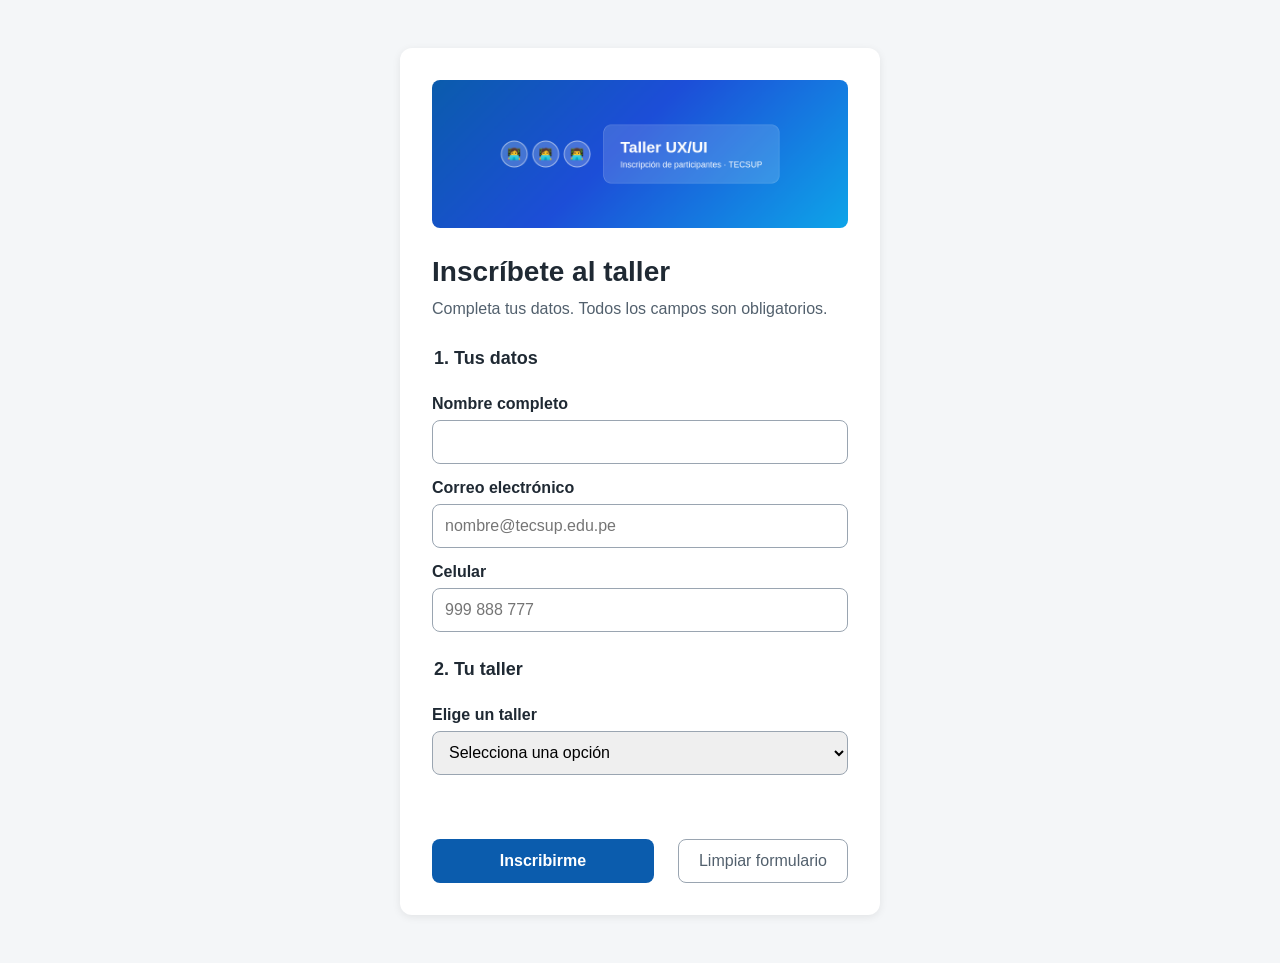
<file: index.html>
<!DOCTYPE html>
<html lang="es">
<head>
<meta charset="UTF-8">
<meta name="viewport" content="width=device-width, initial-scale=1.0">
<title>Inscripción al taller</title>
<link rel="stylesheet" href="estilos.css">
</head>
<body>
<main class="tarjeta">
<img src="img/banner.png" alt="Estudiantes programando en el laboratorio">
<h1>Inscríbete al taller</h1>
<p class="ayuda">Completa tus datos. Todos los campos son obligatorios.</p>
<form id="formulario" novalidate>
<fieldset>
<legend>1. Tus datos</legend>
<label for="nombre">Nombre completo</label>
<input id="nombre" type="text" autocomplete="name" required>
<label for="correo">Correo electrónico</label>
<input id="correo" type="email" autocomplete="email"
placeholder="nombre@tecsup.edu.pe" required>
<label for="telefono">Celular</label>
<input id="telefono" type="tel" placeholder="999 888 777" required>
</fieldset>
<fieldset>
<legend>2. Tu taller</legend>
<label for="taller">Elige un taller</label>
<select id="taller" required>
<option value="">Selecciona una opción</option>
<optgroup label="Control de versiones">
<option>Git</option> <option>GitHub</option> <option>Markdown</option>
</optgroup>
<optgroup label="Desarrollo web">
<option>HTML</option> <option>CSS</option> <option>JavaScript</option>
<option>React</option> <option>Node.js</option> <option>APIs</option>
</optgroup>
<optgroup label="Diseño y calidad">
<option>Figma</option> <option>Accesibilidad</option> <option>Testing</option>
</optgroup>
</select>
</fieldset>
<p id="mensaje" class="mensaje" role="status"></p>
<div class="acciones">
<button type="submit" class="boton-principal">Inscribirme</button>
<button type="reset" class="boton-secundario">Limpiar formulario</button>
</div>
</form>
</main>
<script src="app.js"></script>
</body>
</html>
</file>
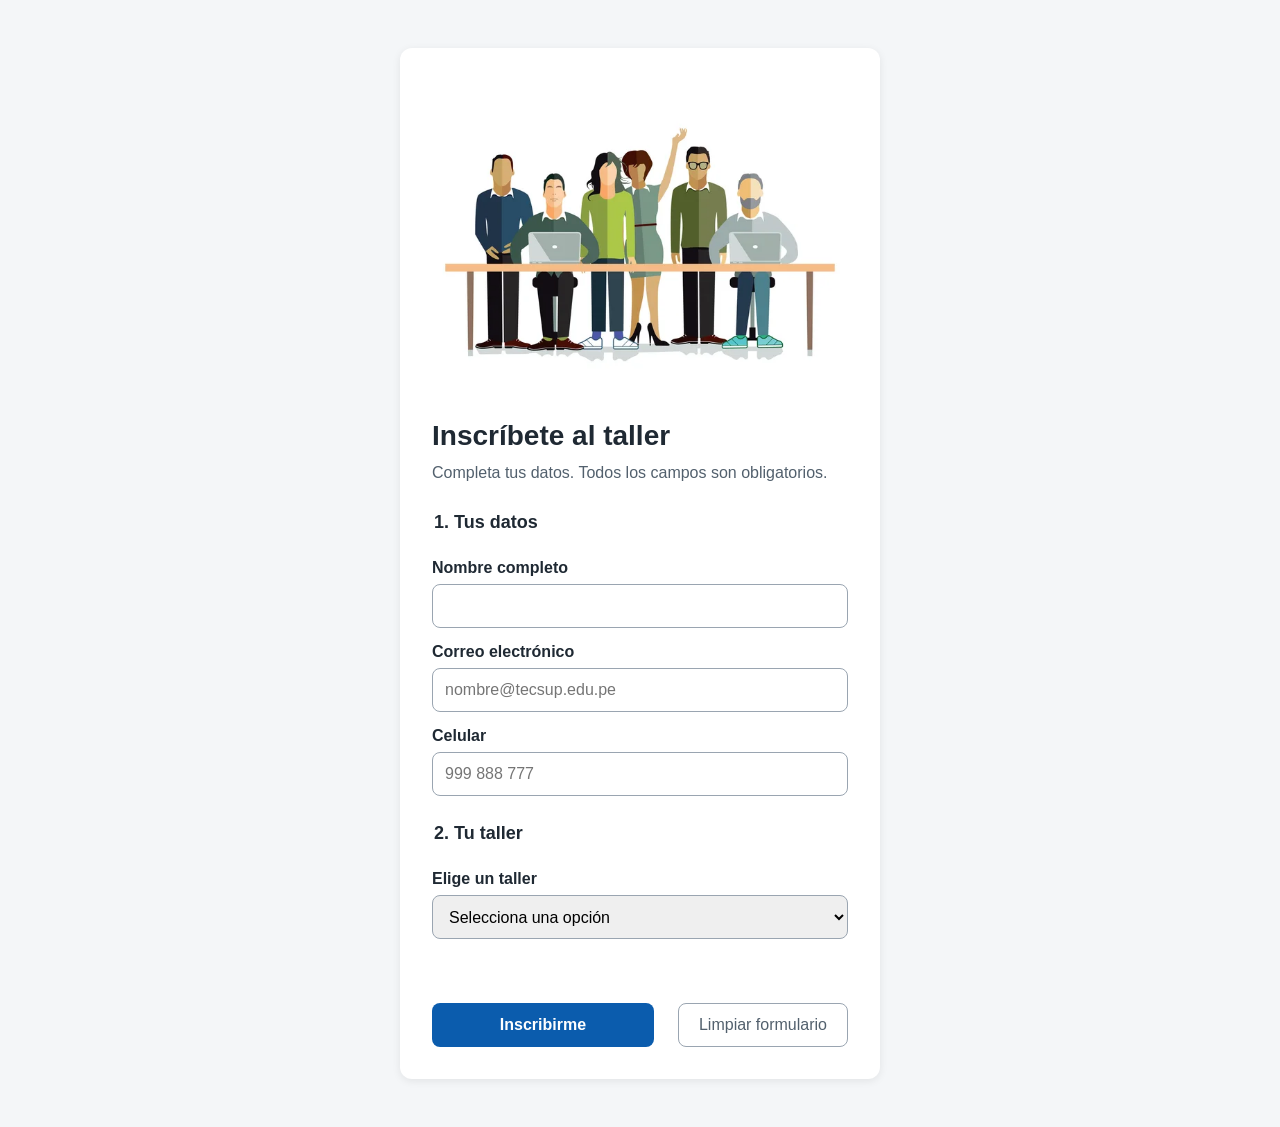
<file: lab 10/index.html>
<!doctype html>
<html lang="es">
  <head>
    <meta charset="UTF-8" />
    <meta name="viewport" content="width=device-width, initial-scale=1.0" />
    <title>Inscripción al taller</title>
    <link rel="stylesheet" href="estilos.css" />
  </head>
  <body>
    <main class="tarjeta">
      <img
        src="img/banner.png"
        alt="Estudiantes programando en el laboratorio"
      />
      <h1>Inscríbete al taller</h1>
      <p class="ayuda">
        Completa tus datos. Todos los campos son obligatorios.
      </p>

      <form id="formulario" novalidate>
        <fieldset>
          <legend>1. Tus datos</legend>
          <label for="nombre">Nombre completo</label>
          <input id="nombre" type="text" autocomplete="name" required />

          <label for="correo">Correo electrónico</label>
          <input
            id="correo"
            type="email"
            autocomplete="email"
            placeholder="nombre@tecsup.edu.pe"
            required
          />

          <label for="telefono">Celular</label>
          <input id="telefono" type="tel" placeholder="999 888 777" required />
        </fieldset>

        <fieldset>
          <legend>2. Tu taller</legend>
          <label for="taller">Elige un taller</label>
          <select id="taller" required>
            <option value="">Selecciona una opción</option>
            <optgroup label="Control de versiones">
              <option>Git</option>
              <option>GitHub</option>
              <option>Markdown</option>
            </optgroup>
            <optgroup label="Desarrollo web">
              <option>HTML</option>
              <option>CSS</option>
              <option>JavaScript</option>
              <option>React</option>
              <option>Node.js</option>
              <option>APIs</option>
            </optgroup>
            <optgroup label="Diseño y calidad">
              <option>Figma</option>
              <option>Accesibilidad</option>
              <option>Testing</option>
            </optgroup>
          </select>
        </fieldset>

        <p id="mensaje" class="mensaje" role="status"></p>

        <div class="acciones">
          <button type="submit" class="boton-principal">Inscribirme</button>
          <button type="reset" class="boton-secundario">
            Limpiar formulario
          </button>
        </div>
      </form>
    </main>
    <script src="app.js"></script>
  </body>
</html>
</file>
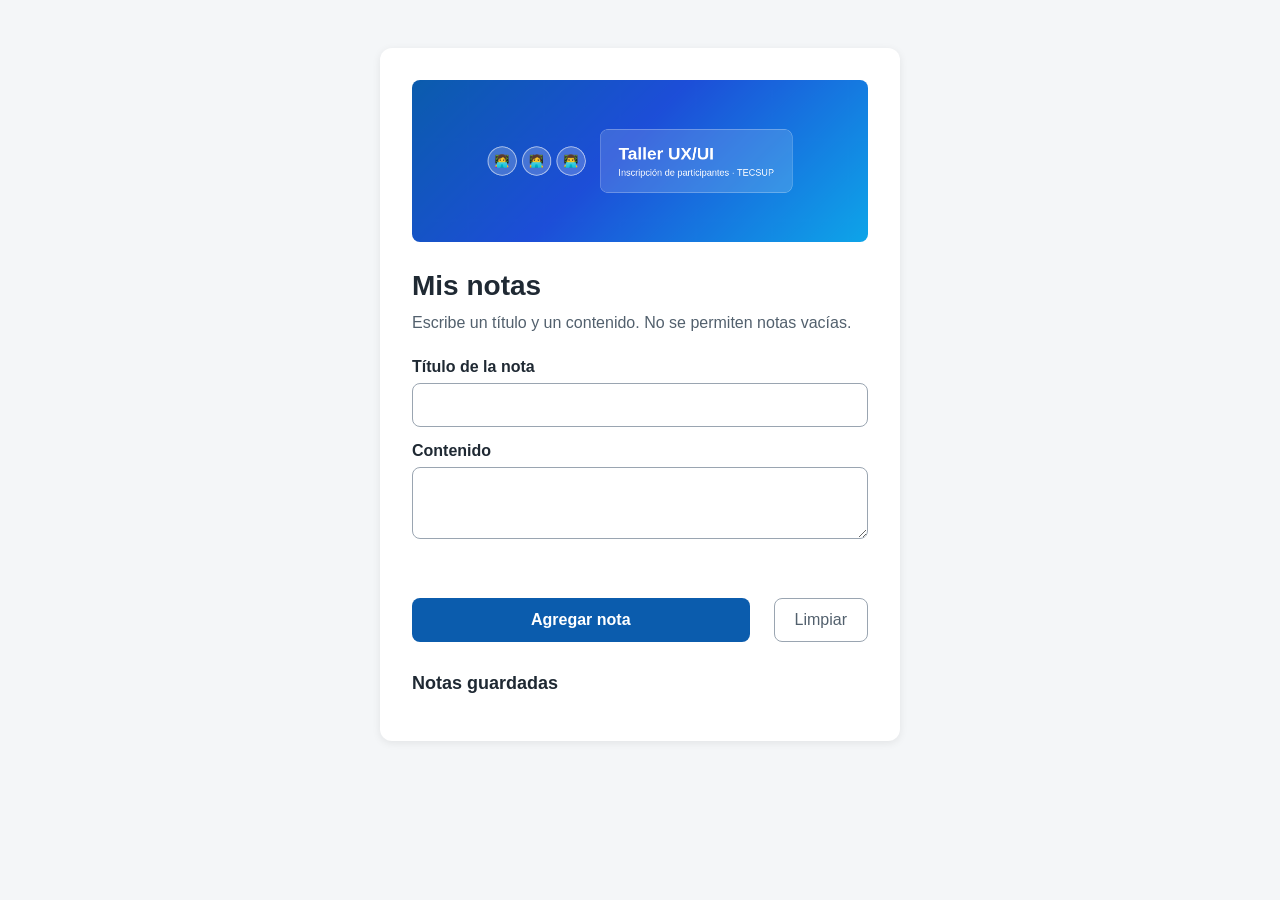
<file: notas/index.html>
<!DOCTYPE html>
<html lang="es">
<head>
<meta charset="UTF-8">
<meta name="viewport" content="width=device-width, initial-scale=1.0">
<title>Mis notas</title>
<link rel="stylesheet" href="estilos.css">
</head>
<body>
<main class="tarjeta">
<img src="../img/banner.png" alt="Banner del taller de UX y notas">
<h1>Mis notas</h1>
<p class="ayuda">Escribe un título y un contenido. No se permiten notas vacías.</p>
<form id="form-nota" novalidate>
<label for="titulo-nota">Título de la nota</label>
<input id="titulo-nota" type="text" autocomplete="off" required>
<label for="contenido-nota">Contenido</label>
<textarea id="contenido-nota" rows="3" required></textarea>
<p id="mensaje-estado" class="mensaje" role="status"></p>
<div class="acciones">
<button type="submit" class="boton-principal">Agregar nota</button>
<button type="reset" class="boton-secundario">Limpiar</button>
</div>
</form>
<section aria-label="Lista de notas">
<h2>Notas guardadas</h2>
<ul id="lista-notas"></ul>
</section>
</main>
<script src="app.js"></script>
</body>
</html>
</file>
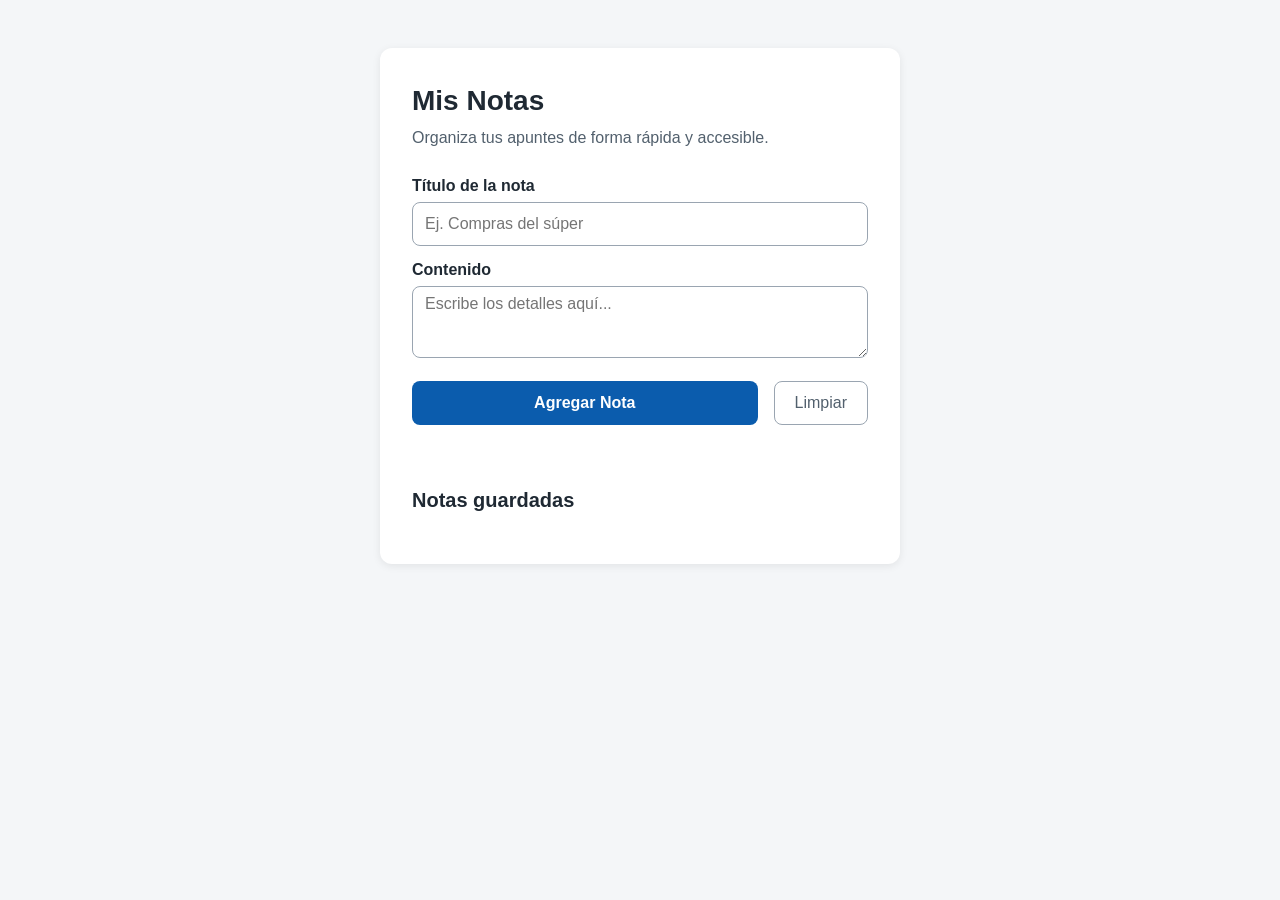
<file: tindex.html>
<!doctype html>
<html lang="es">
  <head>
    <meta charset="UTF-8" />
    <meta name="viewport" content="width=device-width, initial-scale=1.0" />
    <title>Gestor de Notas - UX/UI</title>
    <link rel="stylesheet" href="testilos.css" />
  </head>
  <body>
    <main class="tarjeta">
      <h1>Mis Notas</h1>
      <p class="ayuda">Organiza tus apuntes de forma rápida y accesible.</p>

      <form id="form-nota">
        <label for="titulo-nota">Título de la nota</label>
        <input
          type="text"
          id="titulo-nota"
          placeholder="Ej. Compras del súper"
          required
        />

        <label for="contenido-nota">Contenido</label>
        <textarea
          id="contenido-nota"
          rows="3"
          placeholder="Escribe los detalles aquí..."
          required
        ></textarea>

        <div class="acciones">
          <button type="submit" class="boton-principal">Agregar Nota</button>
          <button type="reset" class="boton-secundario">Limpiar</button>
        </div>
      </form>

      <p id="mensaje-estado" class="mensaje" role="status"></p>

      <section aria-label="Lista de notas">
        <h2>Notas guardadas</h2>
        <ul id="lista-notas">
          <!-- Las notas se agregarán aquí dinámicamente -->
        </ul>
      </section>
    </main>
    <script src="tapp.js"></script>
  </body>
</html>
</file>
<file: estilos.css>
:root {
--color-primario: #0b5cad;
--color-texto: #1f2933;
--color-suave: #52606d;
--color-borde: #9aa5b1;
--color-fondo: #f4f6f8;
--color-error: #b42318;
--color-exito: #067647;
--espacio: 16px;
}
* { box-sizing: border-box; }
body {
margin: 0;
padding: var(--espacio);
font-family: Arial, Helvetica, sans-serif;
font-size: 16px;
line-height: 1.5;
color: var(--color-texto);
background: var(--color-fondo);
}
.tarjeta {
max-width: 480px;
margin: 32px auto;
padding: 32px;
background: #ffffff;
border-radius: 12px;
box-shadow: 0 2px 8px rgba(0, 0, 0, 0.08);
}
.tarjeta img { width: 100%; border-radius: 8px; }
h1 { font-size: 28px; margin: 16px 0 4px; }
.ayuda { color: var(--color-suave); margin: 0 0 24px; }
fieldset { border: none; padding: 0; margin: 0 0 24px; }
legend { font-size: 18px; font-weight: bold; margin-bottom: 8px; }
label { display: block; font-weight: bold; margin: 12px 0 4px; }
input, select {
width: 100%;
min-height: 44px;
padding: 8px 12px;
font-size: 16px;
border: 1px solid var(--color-borde);
border-radius: 8px;
}
.validado input:invalid,
.validado select:invalid { border: 2px solid var(--color-error); }
.acciones { display: flex; gap: 24px; flex-wrap: wrap; }
button {
min-height: 44px;
padding: 10px 20px;
font-size: 16px;
border-radius: 8px;
cursor: pointer;
}
.boton-principal {
flex: 1;
background: var(--color-primario);
color: #ffffff;
border: none;
font-weight: bold;
}
.boton-principal:disabled { opacity: 0.6; cursor: wait; }
.boton-secundario {
background: transparent;
color: var(--color-suave);
border: 1px solid var(--color-borde);
}
:focus-visible { outline: 3px solid #f59e0b; outline-offset: 2px; }
.mensaje { min-height: 24px; font-weight: bold; }
.mensaje.error { color: var(--color-error); }
.mensaje.exito { color: var(--color-exito); }
.mensaje.info { color: var(--color-primario); }
</file>
<file: lab 10/estilos.css>
:root {
  --color-primario: #0b5cad;
  --color-texto: #1f2933;
  --color-suave: #52606d;
  --color-borde: #9aa5b1;
  --color-fondo: #f4f6f8;
  --color-error: #b42318;
  --color-exito: #067647;
  --espacio: 16px;
}

* {
  box-sizing: border-box;
}

body {
  margin: 0;
  padding: var(--espacio);
  font-family: Arial, Helvetica, sans-serif;
  font-size: 16px;
  line-height: 1.5;
  color: var(--color-texto);
  background: var(--color-fondo);
}

.tarjeta {
  max-width: 480px;
  margin: 32px auto;
  padding: 32px;
  background: #ffffff;
  border-radius: 12px;
  box-shadow: 0 2px 8px rgba(0, 0, 0, 0.08);
}

.tarjeta img {
  width: 100%;
  border-radius: 8px;
}

h1 {
  font-size: 28px;
  margin: 16px 0 4px;
}
.ayuda {
  color: var(--color-suave);
  margin: 0 0 24px;
}

fieldset {
  border: none;
  padding: 0;
  margin: 0 0 24px;
}
legend {
  font-size: 18px;
  font-weight: bold;
  margin-bottom: 8px;
}
label {
  display: block;
  font-weight: bold;
  margin: 12px 0 4px;
}

input,
select {
  width: 100%;
  min-height: 44px;
  padding: 8px 12px;
  font-size: 16px;
  border: 1px solid var(--color-borde);
  border-radius: 8px;
}

.validado input:invalid,
.validado select:invalid {
  border: 2px solid var(--color-error);
}

.acciones {
  display: flex;
  gap: 24px;
  flex-wrap: wrap;
}

button {
  min-height: 44px;
  padding: 10px 20px;
  font-size: 16px;
  border-radius: 8px;
  cursor: pointer;
}

.boton-principal {
  flex: 1;
  background: var(--color-primario);
  color: #ffffff;
  border: none;
  font-weight: bold;
}

.boton-principal:disabled {
  opacity: 0.6;
  cursor: wait;
}

.boton-secundario {
  background: transparent;
  color: var(--color-suave);
  border: 1px solid var(--color-borde);
}

:focus-visible {
  outline: 3px solid #f59e0b;
  outline-offset: 2px;
}

.mensaje {
  min-height: 24px;
  font-weight: bold;
}
.mensaje.error {
  color: var(--color-error);
}
.mensaje.exito {
  color: var(--color-exito);
}
.mensaje.info {
  color: var(--color-primario);
}
</file>
<file: notas/estilos.css>
:root {
--color-primario: #0b5cad;
--color-texto: #1f2933;
--color-suave: #52606d;
--color-borde: #9aa5b1;
--color-fondo: #f4f6f8;
--color-error: #b42318;
--color-exito: #067647;
--espacio: 16px;
}
* { box-sizing: border-box; }
body {
margin: 0;
padding: var(--espacio);
font-family: Arial, Helvetica, sans-serif;
font-size: 16px;
line-height: 1.5;
color: var(--color-texto);
background: var(--color-fondo);
}
.tarjeta {
max-width: 520px;
margin: 32px auto;
padding: 32px;
background: #fff;
border-radius: 12px;
box-shadow: 0 2px 8px rgba(0,0,0,.08);
}
.tarjeta img { width: 100%; border-radius: 8px; }
h1 { font-size: 28px; margin: 16px 0 4px; }
h2 { font-size: 18px; margin: 28px 0 12px; }
.ayuda { color: var(--color-suave); margin: 0 0 20px; }
label { display: block; font-weight: bold; margin: 12px 0 4px; }
input, textarea {
width: 100%;
min-height: 44px;
padding: 8px 12px;
font-size: 16px;
border: 1px solid var(--color-borde);
border-radius: 8px;
font-family: inherit;
}
.validado input:invalid,
.validado textarea:invalid { border: 2px solid var(--color-error); }
.acciones { display: flex; gap: 24px; flex-wrap: wrap; margin-top: 16px; }
button {
min-height: 44px;
padding: 10px 20px;
font-size: 16px;
border-radius: 8px;
cursor: pointer;
}
.boton-principal {
flex: 1;
background: var(--color-primario);
color: #fff;
border: none;
font-weight: bold;
}
.boton-secundario {
background: transparent;
color: var(--color-suave);
border: 1px solid var(--color-borde);
}
:focus-visible { outline: 3px solid #f59e0b; outline-offset: 2px; }
.mensaje { min-height: 24px; font-weight: bold; margin: 12px 0 0; }
.mensaje.error { color: var(--color-error); }
.mensaje.exito { color: var(--color-exito); }
.mensaje.info { color: var(--color-primario); }
#lista-notas { list-style: none; padding: 0; margin: 0; display: flex; flex-direction: column; gap: 12px; }
#lista-notas li {
display: flex; justify-content: space-between; gap: 16px; align-items: flex-start;
padding: 14px; border: 1px solid var(--color-borde); border-radius: 8px; background: #fafbfc;
}
#lista-notas strong { display: block; margin-bottom: 4px; }
.btn-eliminar {
min-height: 44px; background: #fff; color: var(--color-error);
border: 1px solid var(--color-error); border-radius: 8px; padding: 8px 14px; cursor: pointer;
}
</file>
<file: testilos.css>
:root {
  --color-primario: #0b5cad;
  --color-texto: #1f2933;
  --color-suave: #52606d;
  --color-borde: #9aa5b1;
  --color-fondo: #f4f6f8;
  --color-error: #b42318;
  --color-exito: #067647;
  --espacio: 16px;
}

* {
  box-sizing: border-box;
}

body {
  margin: 0;
  padding: var(--espacio);
  font-family: Arial, Helvetica, sans-serif;
  font-size: 16px;
  line-height: 1.5;
  color: var(--color-texto);
  background: var(--color-fondo);
}

.tarjeta {
  max-width: 520px;
  margin: 32px auto;
  padding: 32px;
  background: #ffffff;
  border-radius: 12px;
  box-shadow: 0 2px 8px rgba(0, 0, 0, 0.08);
}

h1 {
  font-size: 28px;
  margin: 0 0 4px;
}
h2 {
  font-size: 20px;
  margin-top: 24px;
}
.ayuda {
  color: var(--color-suave);
  margin: 0 0 24px;
}

label {
  display: block;
  font-weight: bold;
  margin: 12px 0 4px;
}

input,
textarea {
  width: 100%;
  min-height: 44px;
  padding: 8px 12px;
  font-size: 16px;
  border: 1px solid var(--color-borde);
  border-radius: 8px;
  font-family: inherit;
}

textarea {
  resize: vertical;
}

.acciones {
  display: flex;
  gap: 16px;
  margin-top: 16px;
  flex-wrap: wrap;
}

button {
  min-height: 44px;
  padding: 10px 20px;
  font-size: 16px;
  border-radius: 8px;
  cursor: pointer;
}

.boton-principal {
  flex: 1;
  background: var(--color-primario);
  color: #ffffff;
  border: none;
  font-weight: bold;
}

.boton-secundario {
  background: transparent;
  color: var(--color-suave);
  border: 1px solid var(--color-borde);
}

:focus-visible {
  outline: 3px solid #f59e0b;
  outline-offset: 2px;
}

.mensaje {
  min-height: 24px;
  font-weight: bold;
  margin-top: 12px;
}
.mensaje.error {
  color: var(--color-error);
}
.mensaje.exito {
  color: var(--color-exito);
}

ul {
  list-style: none;
  padding: 0;
  margin-top: 12px;
}
li {
  background: #f8fafc;
  border: 1px solid var(--color-borde);
  padding: 12px;
  border-radius: 8px;
  margin-bottom: 8px;
  display: flex;
  justify-content: space-between;
  align-items: center;
}
.btn-eliminar {
  background: var(--color-error);
  color: white;
  border: none;
  padding: 6px 12px;
  font-size: 14px;
  min-height: auto;
  border-radius: 4px;
}
</file>
